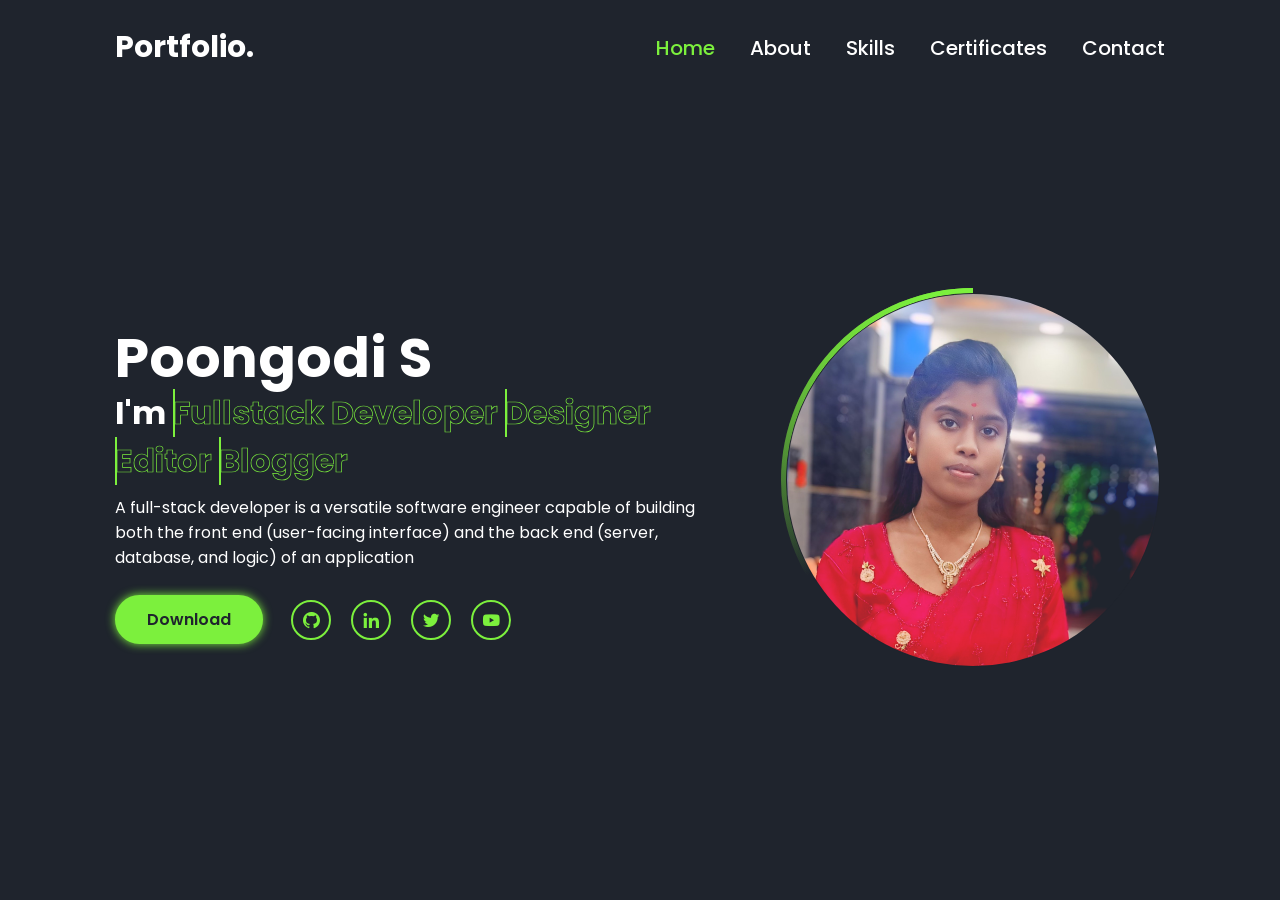
<file: index.html>
<!DOCTYPE html>
<html lang="en">

<head>
    <meta charset="UTF-8">
    <meta name="viewport" content="width=device-width, initial-scale=1.0">
    <title>Personal Portfolio website Using HTML & CSS</title>
    <link href='https://unpkg.com/boxicons@2.1.4/css/boxicons.min.css' rel='stylesheet'>
    <link rel="stylesheet" href="style.css?v=2">
</head>

<body>

    <nav class="navbar">
        <a href="index.html" class="logo">Portfolio.</a>
        <ul>
            <li class="active"><a href="index.html">Home</a></li>
            <li><a href="about.html">About</a></li>
            <li><a href="skills.html">Skills</a></li>
            <li><a href="certificates.html">Certificates</a></li>
            <li><a href="contact.html">Contact</a></li>
        </ul>
    </nav>

    <div class="bars-animation">
        <div class="bar" style="--i:6;"></div>
        <div class="bar" style="--i:5;"></div>
        <div class="bar" style="--i:4;"></div>
        <div class="bar" style="--i:3;"></div>
        <div class="bar" style="--i:2;"></div>
        <div class="bar" style="--i:1;"></div>
    </div>


    <section class="home">
        <div class="home-info">
            <h1>Poongodi S</h1>
            <h2>I'm
                <span style="--i:4;" data-text="Fullstack Developer">Fullstack Developer</span>
                <span style="--i:3;" data-text="Designer">Designer</span>
                <span style="--i:2;" data-text="Editor">Editor</span>
                <span style="--i:1;" data-text="Blogger">Blogger</span>
            </h2>
            <p>A full-stack developer is a versatile software engineer capable of building both the front end
                (user-facing interface) and the back end (server, database, and logic) of an application</p>
            <div class="btn-sci">
                <a href="./POONGODI NEW.pdf" class="btn">Download</a>
                <div class="sci">
                    <a href="#"><i class='bx bxl-github'></i></a>
                    <a href="#"><i class='bx bxl-linkedin'></i></a>
                    <a href="#"><i class='bx bxl-twitter'></i></a>
                    <a href="#"><i class='bx bxl-youtube'></i></a>

                </div>
            </div>
        </div>
        <div class="home-img">
            <div class="img-box">
                <div class="img-item">
                    <img src="img.jpeg" alt="">
                </div>
            </div>
        </div>

    </section>

</body>

</html>
</file>
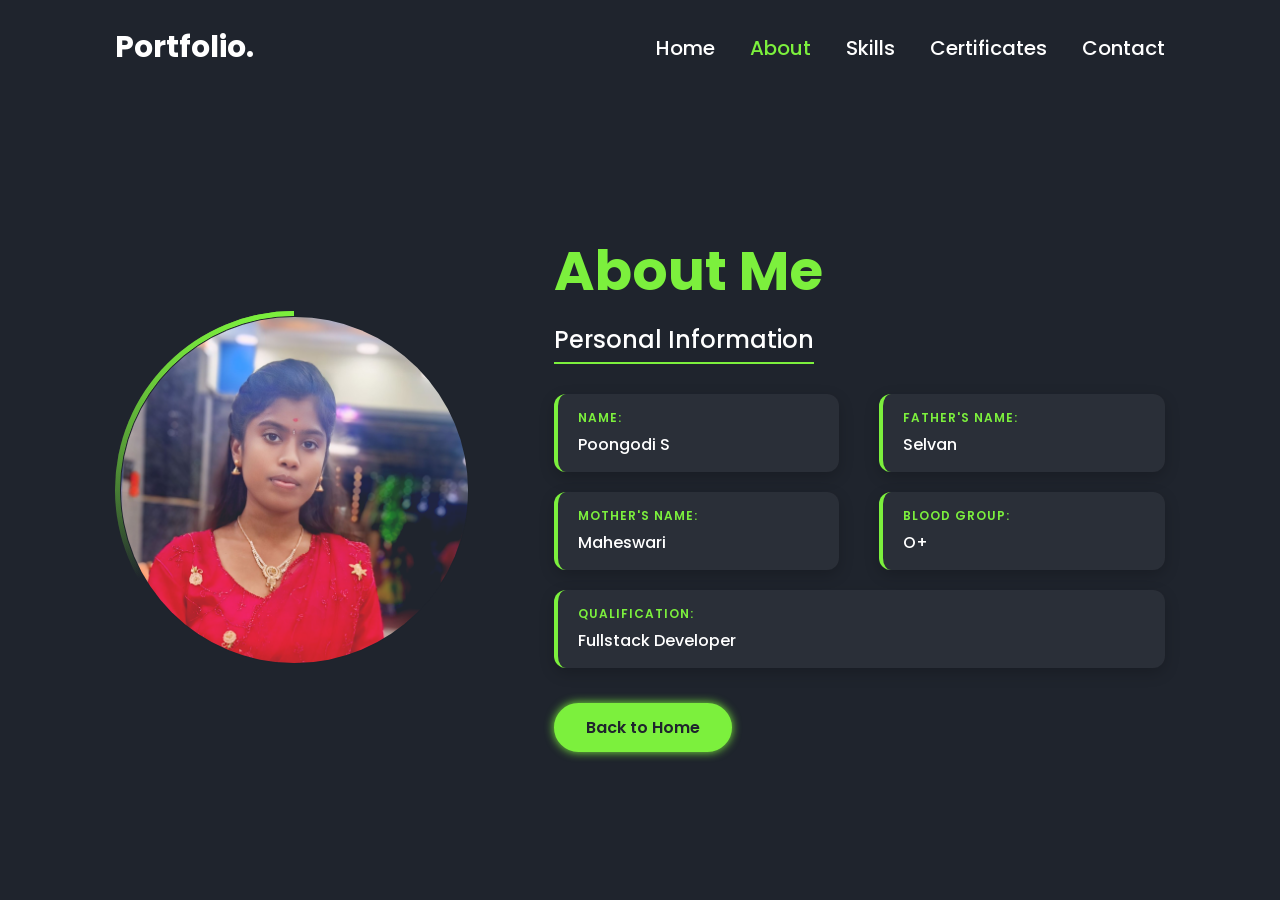
<file: about.html>
<!DOCTYPE html>
<html lang="en">
<head>
    <meta charset="UTF-8">
    <meta name="viewport" content="width=device-width, initial-scale=1.0">
    <title>About Me - Personal Portfolio website</title>
    <link href='https://unpkg.com/boxicons@2.1.4/css/boxicons.min.css' rel='stylesheet'>
    <link rel="stylesheet" href="style.css?v=2">
    <link rel="stylesheet" href="about.css?v=1">
</head>
<body>
    
    <nav class="navbar">
        <a href="index.html" class="logo">Portfolio.</a>
        <ul>
            <li><a href="index.html">Home</a></li>
            <li class="active"><a href="about.html">About</a></li>
            <li><a href="skills.html">Skills</a></li>
            <li><a href="certificates.html">Certificates</a></li>
            <li><a href="contact.html">Contact</a></li>
        </ul>
    </nav>

    <div class="bars-animation">
        <div class="bar" style="--i:6;"></div>
        <div class="bar" style="--i:5;"></div>
        <div class="bar" style="--i:4;"></div>
        <div class="bar" style="--i:3;"></div>
        <div class="bar" style="--i:2;"></div>
        <div class="bar" style="--i:1;"></div>
    </div>

    <section class="about-section">
        <div class="about-img">
            <div class="img-box">
                <div class="img-item">
                    <img src="img.jpeg" alt="Profile Photo">
                </div>
            </div>
        </div>
        
        <div class="about-info">
            <h1>About Me</h1>
            <h2>Personal Information</h2>
            
            <div class="info-details">
                <div class="info-item">
                    <span class="info-label">Name:</span>
                    <span class="info-value">Poongodi S</span>
                </div>
                <div class="info-item">
                    <span class="info-label">Father's Name:</span>
                    <span class="info-value">Selvan</span>
                </div>
                <div class="info-item">
                    <span class="info-label">Mother's Name:</span>
                    <span class="info-value">Maheswari</span>
                </div>
                <div class="info-item">
                    <span class="info-label">Blood Group:</span>
                    <span class="info-value">O+</span>
                </div>
                <div class="info-item full-width">
                    <span class="info-label">Qualification:</span>
                    <span class="info-value">Fullstack Developer</span>
                </div>
            </div>
            
            <div class="btn-sci">
                <a href="index.html" class="btn">Back to Home</a>
            </div>
        </div>
    </section>
    
</body>
</html>
</file>
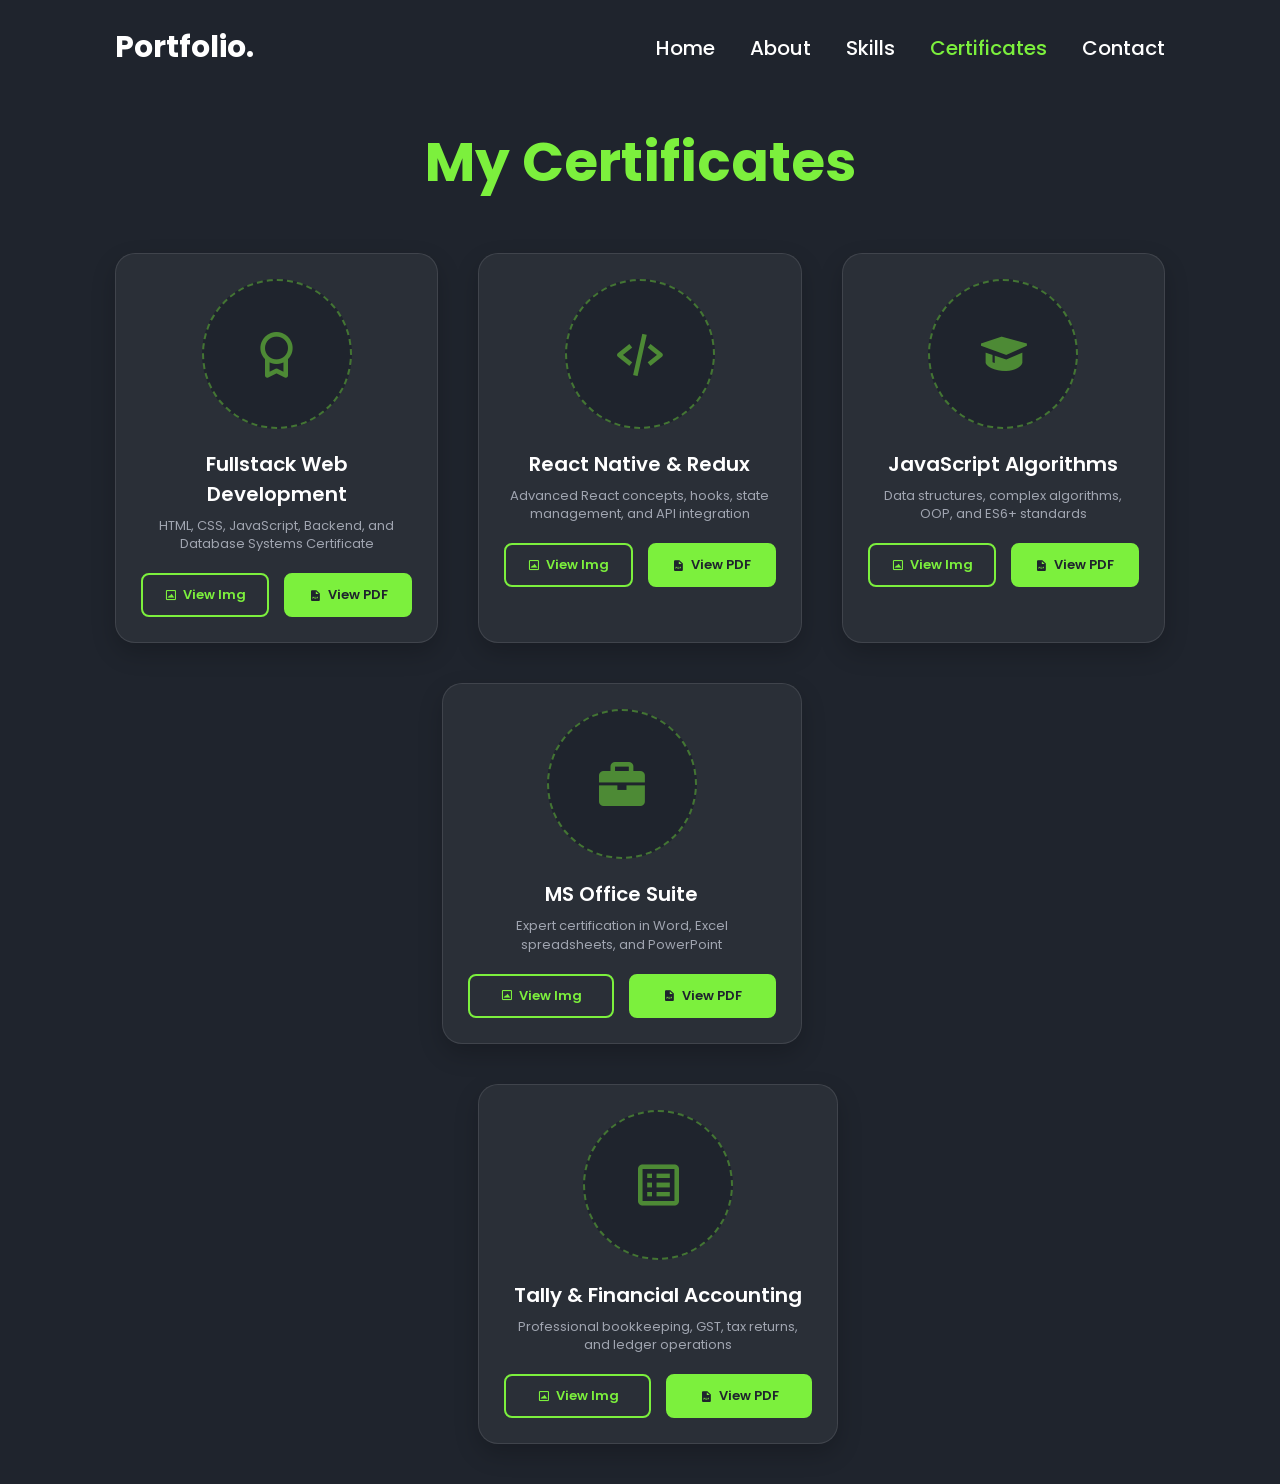
<file: certificates.html>
<!DOCTYPE html>
<html lang="en">
<head>
    <meta charset="UTF-8">
    <meta name="viewport" content="width=device-width, initial-scale=1.0">
    <title>Certificates - Personal Portfolio website</title>
    <link href='https://unpkg.com/boxicons@2.1.4/css/boxicons.min.css' rel='stylesheet'>
    <link rel="stylesheet" href="style.css?v=2">
    <link rel="stylesheet" href="certificates.css?v=1">
</head>
<body>
    
    <nav class="navbar">
        <a href="index.html" class="logo">Portfolio.</a>
        <ul>
            <li><a href="index.html">Home</a></li>
            <li><a href="about.html">About</a></li>
            <li><a href="skills.html">Skills</a></li>
            <li class="active"><a href="certificates.html">Certificates</a></li>
            <li><a href="contact.html">Contact</a></li>
        </ul>
    </nav>

    <div class="bars-animation">
        <div class="bar" style="--i:6;"></div>
        <div class="bar" style="--i:5;"></div>
        <div class="bar" style="--i:4;"></div>
        <div class="bar" style="--i:3;"></div>
        <div class="bar" style="--i:2;"></div>
        <div class="bar" style="--i:1;"></div>
    </div>

    <section class="certificates-section">
        <h1 class="certificates-title">My Certificates</h1>
        
        <div class="certificates-grid">
            
            <!-- Certificate 1 -->
            <div class="certificate-card">
                <div class="cert-placeholder">
                    <i class='bx bx-award'></i>
                </div>
                <h3 class="cert-title">Fullstack Web Development</h3>
                <p class="cert-desc">HTML, CSS, JavaScript, Backend, and Database Systems Certificate</p>
                <div class="cert-buttons">
                    <a href="#" class="cert-btn btn-img"><i class='bx bx-image-alt'></i> View Img</a>
                    <a href="#" class="cert-btn btn-pdf"><i class='bx bxs-file-pdf'></i> View PDF</a>
                </div>
            </div>

            <!-- Certificate 2 -->
            <div class="certificate-card">
                <div class="cert-placeholder">
                    <i class='bx bx-code-alt'></i>
                </div>
                <h3 class="cert-title">React Native & Redux</h3>
                <p class="cert-desc">Advanced React concepts, hooks, state management, and API integration</p>
                <div class="cert-buttons">
                    <a href="#" class="cert-btn btn-img"><i class='bx bx-image-alt'></i> View Img</a>
                    <a href="#" class="cert-btn btn-pdf"><i class='bx bxs-file-pdf'></i> View PDF</a>
                </div>
            </div>

            <!-- Certificate 3 -->
            <div class="certificate-card">
                <div class="cert-placeholder">
                    <i class='bx bxs-graduation'></i>
                </div>
                <h3 class="cert-title">JavaScript Algorithms</h3>
                <p class="cert-desc">Data structures, complex algorithms, OOP, and ES6+ standards</p>
                <div class="cert-buttons">
                    <a href="#" class="cert-btn btn-img"><i class='bx bx-image-alt'></i> View Img</a>
                    <a href="#" class="cert-btn btn-pdf"><i class='bx bxs-file-pdf'></i> View PDF</a>
                </div>
            </div>

            <!-- Certificate 4 -->
            <div class="certificate-card">
                <div class="cert-placeholder">
                    <i class='bx bxs-briefcase'></i>
                </div>
                <h3 class="cert-title">MS Office Suite</h3>
                <p class="cert-desc">Expert certification in Word, Excel spreadsheets, and PowerPoint</p>
                <div class="cert-buttons">
                    <a href="#" class="cert-btn btn-img"><i class='bx bx-image-alt'></i> View Img</a>
                    <a href="#" class="cert-btn btn-pdf"><i class='bx bxs-file-pdf'></i> View PDF</a>
                </div>
            </div>

            <!-- Certificate 5 -->
            <div class="certificate-card">
                <div class="cert-placeholder">
                    <i class='bx bx-spreadsheet'></i>
                </div>
                <h3 class="cert-title">Tally & Financial Accounting</h3>
                <p class="cert-desc">Professional bookkeeping, GST, tax returns, and ledger operations</p>
                <div class="cert-buttons">
                    <a href="#" class="cert-btn btn-img"><i class='bx bx-image-alt'></i> View Img</a>
                    <a href="#" class="cert-btn btn-pdf"><i class='bx bxs-file-pdf'></i> View PDF</a>
                </div>
            </div>

        </div>
    </section>
    
</body>
</html>
</file>
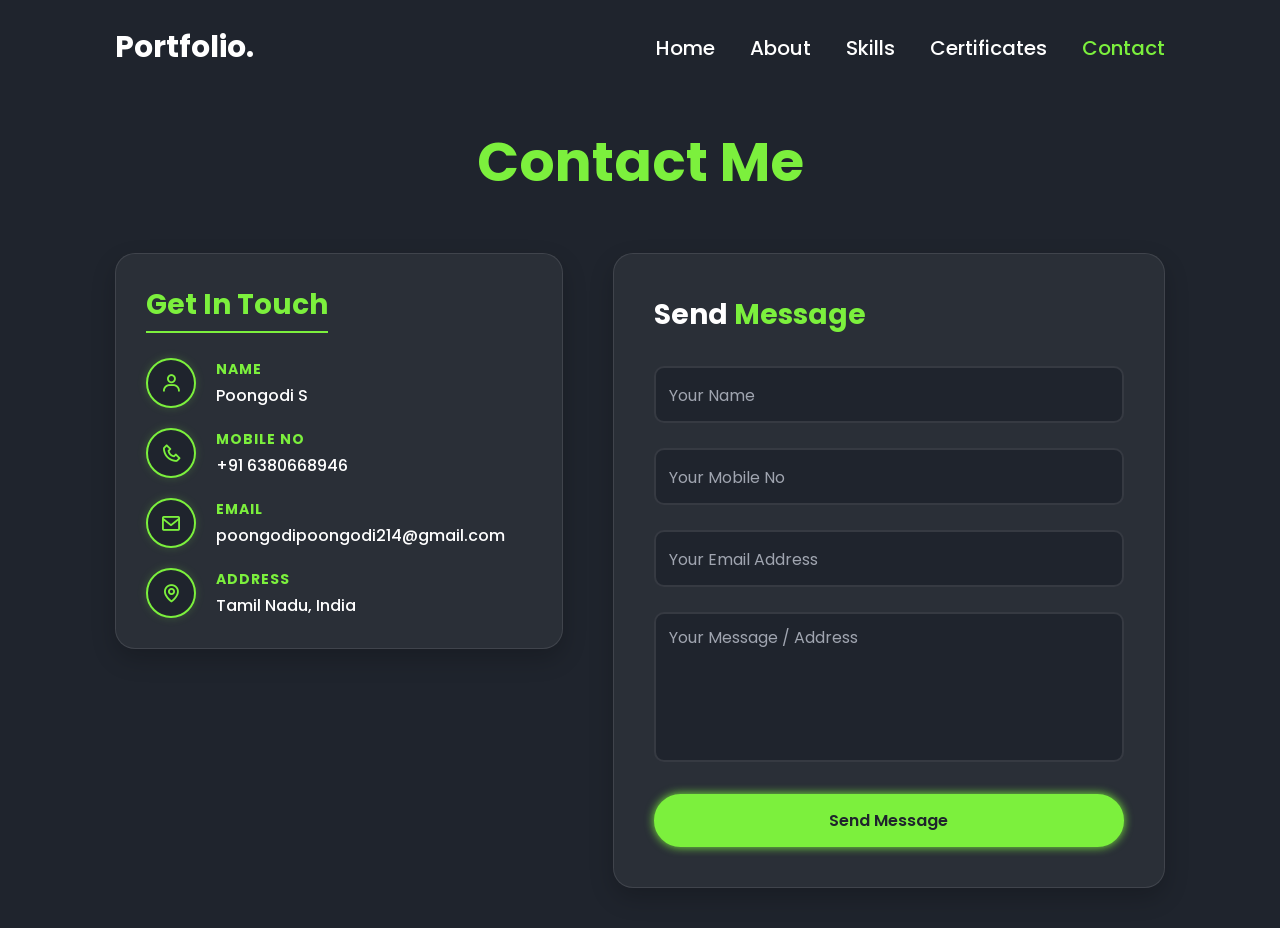
<file: contact.html>
<!DOCTYPE html>
<html lang="en">
<head>
    <meta charset="UTF-8">
    <meta name="viewport" content="width=device-width, initial-scale=1.0">
    <title>Contact Me - Personal Portfolio website</title>
    <link href='https://unpkg.com/boxicons@2.1.4/css/boxicons.min.css' rel='stylesheet'>
    <link rel="stylesheet" href="style.css?v=2">
    <link rel="stylesheet" href="contact.css?v=1">
</head>
<body>
    
    <nav class="navbar">
        <a href="index.html" class="logo">Portfolio.</a>
        <ul>
            <li><a href="index.html">Home</a></li>
            <li><a href="about.html">About</a></li>
            <li><a href="skills.html">Skills</a></li>
            <li><a href="certificates.html">Certificates</a></li>
            <li class="active"><a href="contact.html">Contact</a></li>
        </ul>
    </nav>

    <div class="bars-animation">
        <div class="bar" style="--i:6;"></div>
        <div class="bar" style="--i:5;"></div>
        <div class="bar" style="--i:4;"></div>
        <div class="bar" style="--i:3;"></div>
        <div class="bar" style="--i:2;"></div>
        <div class="bar" style="--i:1;"></div>
    </div>

    <section class="contact-section">
        <h1 class="contact-title">Contact Me</h1>
        
        <div class="contact-container">
            
            <!-- Contact Info Card (NAME, MOBILE NO, EMAIL, ADDRESS) -->
            <div class="contact-info">
                <div class="contact-card-box">
                    <h2>Get In Touch</h2>
                    <div class="contact-details">
                        
                        <!-- Name -->
                        <div class="contact-detail-item">
                            <i class='bx bx-user'></i>
                            <div class="contact-detail-text">
                                <h3>Name</h3>
                                <p>Poongodi S</p>
                            </div>
                        </div>
                        
                        <!-- Mobile No -->
                        <div class="contact-detail-item">
                            <i class='bx bx-phone'></i>
                            <div class="contact-detail-text">
                                <h3>Mobile No</h3>
                                <p>+91 6380668946</p>
                            </div>
                        </div>
                        
                        <!-- Email -->
                        <div class="contact-detail-item">
                            <i class='bx bx-envelope'></i>
                            <div class="contact-detail-text">
                                <h3>Email</h3>
                                <p>poongodipoongodi214@gmail.com</p>
                            </div>
                        </div>
                        
                        <!-- Address -->
                        <div class="contact-detail-item">
                            <i class='bx bx-map'></i>
                            <div class="contact-detail-text">
                                <h3>Address</h3>
                                <p>Tamil Nadu, India</p>
                            </div>
                        </div>
                        
                    </div>
                </div>
            </div>

            <!-- Interactive Contact Form -->
            <div class="contact-form-box">
                <h2>Send <span>Message</span></h2>
                <form action="#" onsubmit="event.preventDefault(); alert('Message sent successfully!');">
                    
                    <div class="form-group">
                        <input type="text" class="form-control" id="name" placeholder=" " required>
                        <label for="name">Your Name</label>
                    </div>
                    
                    <div class="form-group">
                        <input type="tel" class="form-control" id="mobile" placeholder=" " required>
                        <label for="mobile">Your Mobile No</label>
                    </div>
                    
                    <div class="form-group">
                        <input type="email" class="form-control" id="email" placeholder=" " required>
                        <label for="email">Your Email Address</label>
                    </div>
                    
                    <div class="form-group">
                        <textarea class="form-control" id="address" placeholder=" " required></textarea>
                        <label for="address">Your Message / Address</label>
                    </div>
                    
                    <button type="submit" class="submit-btn">Send Message</button>
                </form>
            </div>

        </div>
    </section>
    
</body>
</html>
</file>
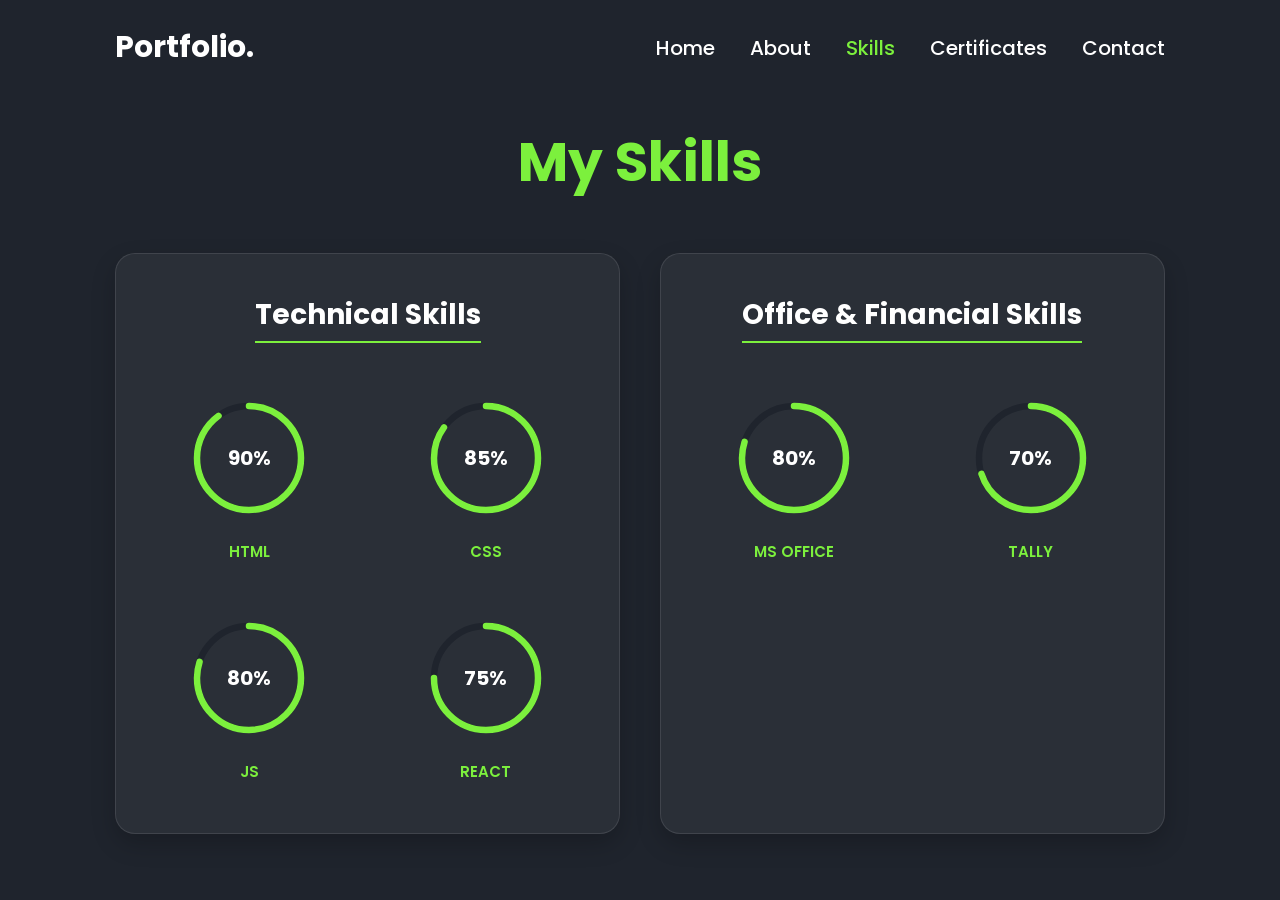
<file: skills.html>
<!DOCTYPE html>
<html lang="en">
<head>
    <meta charset="UTF-8">
    <meta name="viewport" content="width=device-width, initial-scale=1.0">
    <title>My Skills - Personal Portfolio website</title>
    <link href='https://unpkg.com/boxicons@2.1.4/css/boxicons.min.css' rel='stylesheet'>
    <link rel="stylesheet" href="style.css?v=2">
    <link rel="stylesheet" href="skills.css?v=1">
</head>
<body>
    
    <nav class="navbar">
        <a href="index.html" class="logo">Portfolio.</a>
        <ul>
            <li><a href="index.html">Home</a></li>
            <li><a href="about.html">About</a></li>
            <li class="active"><a href="skills.html">Skills</a></li>
            <li><a href="certificates.html">Certificates</a></li>
            <li><a href="contact.html">Contact</a></li>
        </ul>
    </nav>

    <div class="bars-animation">
        <div class="bar" style="--i:6;"></div>
        <div class="bar" style="--i:5;"></div>
        <div class="bar" style="--i:4;"></div>
        <div class="bar" style="--i:3;"></div>
        <div class="bar" style="--i:2;"></div>
        <div class="bar" style="--i:1;"></div>
    </div>

    <section class="skills-section">
        <h1 class="skills-title">My Skills</h1>
        
        <div class="skills-container">
            <!-- Technical Skills (HTML, CSS, REACT, JS) -->
            <div class="skills-box">
                <h2>Technical Skills</h2>
                <div class="radial-bars">
                    
                    <!-- HTML (90%) -->
                    <div class="radial-bar">
                        <svg x="0px" y="0px" viewBox="0 0 200 200">
                            <circle class="progress-bar" cx="100" cy="100" r="80"></circle>
                            <circle class="path" style="--dashoffset: 50.2;" cx="100" cy="100" r="80"></circle>
                        </svg>
                        <div class="percentage">90%</div>
                        <div class="text">HTML</div>
                    </div>
                    
                    <!-- CSS (85%) -->
                    <div class="radial-bar">
                        <svg x="0px" y="0px" viewBox="0 0 200 200">
                            <circle class="progress-bar" cx="100" cy="100" r="80"></circle>
                            <circle class="path" style="--dashoffset: 75.3;" cx="100" cy="100" r="80"></circle>
                        </svg>
                        <div class="percentage">85%</div>
                        <div class="text">CSS</div>
                    </div>
                    
                    <!-- JavaScript (80%) -->
                    <div class="radial-bar">
                        <svg x="0px" y="0px" viewBox="0 0 200 200">
                            <circle class="progress-bar" cx="100" cy="100" r="80"></circle>
                            <circle class="path" style="--dashoffset: 100.4;" cx="100" cy="100" r="80"></circle>
                        </svg>
                        <div class="percentage">80%</div>
                        <div class="text">JS</div>
                    </div>
                    
                    <!-- React (75%) -->
                    <div class="radial-bar">
                        <svg x="0px" y="0px" viewBox="0 0 200 200">
                            <circle class="progress-bar" cx="100" cy="100" r="80"></circle>
                            <circle class="path" style="--dashoffset: 125.5;" cx="100" cy="100" r="80"></circle>
                        </svg>
                        <div class="percentage">75%</div>
                        <div class="text">React</div>
                    </div>
                    
                </div>
            </div>

            <!-- Professional Skills (MS OFFICE, TALLY) -->
            <div class="skills-box">
                <h2>Office & Financial Skills</h2>
                <div class="radial-bars">
                    
                    <!-- MS Office (80%) -->
                    <div class="radial-bar">
                        <svg x="0px" y="0px" viewBox="0 0 200 200">
                            <circle class="progress-bar" cx="100" cy="100" r="80"></circle>
                            <circle class="path" style="--dashoffset: 100.4;" cx="100" cy="100" r="80"></circle>
                        </svg>
                        <div class="percentage">80%</div>
                        <div class="text">MS Office</div>
                    </div>
                    
                    <!-- Tally (70%) -->
                    <div class="radial-bar">
                        <svg x="0px" y="0px" viewBox="0 0 200 200">
                            <circle class="progress-bar" cx="100" cy="100" r="80"></circle>
                            <circle class="path" style="--dashoffset: 150.6;" cx="100" cy="100" r="80"></circle>
                        </svg>
                        <div class="percentage">70%</div>
                        <div class="text">Tally</div>
                    </div>
                    
                </div>
            </div>
        </div>
    </section>
    
</body>
</html>
</file>
<file: style.css>
@import url("https://fonts.googleapis.com/css2?family=Poppins:wght@300:400:500:600:700:800:900&display=swap");

* {
    margin: 0;
    padding: 0;
    box-sizing: border-box;
    font-family: "Poppins", sans-serif;
}

body {
    background: #1f242d;
}

a {
    color: #fff;
    text-decoration: none;
}

.navbar {
    position: fixed;
    left: 0;
    top: 0;
    width: 100%;
    padding: 25px 9%;
    display: flex;
    justify-content: space-between;
    align-items: center;
    z-index: 100;
    visibility: hidden;
    opacity: 0;
    animation: show-content 1.5s linear forwards;
    animation-delay: 1.2s;

}

@keyframes show-content {
    100% {
        visibility: visible;
        opacity: 1;
    }
}

.navbar .logo {
    font-size: 30px;
    font-weight: 700;
}

.navbar ul {
    display: flex;
}

.navbar ul li {
    list-style: none;
    margin-left: 35px;
}

.navbar ul li a {
    font-size: 20px;
    font-weight: 500;
    transition: .5s;
}

.navbar ul li:hover a,
.navbar ul li.active a {
    color: #7cf03d;
}

.home {
    display: flex;
    align-items: center;
    gap: 50px;
    height: 100vh;
    padding: 60px 9% 0;
    color: #fff;
    visibility: hidden;
    opacity: 0;
    animation: show-content 1.5s linear forwards;
    animation-delay: 1.2s;
}

.home-info h1 {
    font-size: 55px;
}

.home-info h2 {
    display: inline-block;
    font-size: 32px;
    margin-top: -10px;
}

.home-info h2 span {
    position: relative;
    display: inline-block;
    color: transparent;
    -webkit-text-stroke: .7px #7cf03d;
    animation: display-text 16s linear infinite;
    animation-delay: calc(-4s * var(--i));

}

@keyframes display-text {

    25%,
    100% {
        display: none;
    }
}

.home-info h2 span::before {
    content: attr(data-text);
    position: absolute;
    width: 0;
    border-right: 2px solid #7cf03d;
    color: #7cf03d;
    white-space: nowrap;
    overflow: hidden;
    animation: fill-text 4s linear infinite;
}

@keyframes fill-text {

    10%,
    100% {
        width: 0;
    }

    70%,
    90% {
        width: 100%;

    }
}

.home-info p {
    font-size: 16px;
    margin: 10px 0 25px;
}

.home-info .btn-sci {
    display: flex;
    align-items: center;
}

.btn {
    display: inline-block;
    padding: 10px 30px;
    background: #7cf03d;
    border: 2px solid #7cf03d;
    border-radius: 40px;
    box-shadow: 0 0 10px #7cf03d;
    font-size: 16px;
    color: #1f242d;
    font-weight: 600;
    transition: .5s;
}

.btn:hover {
    background: transparent;
    color: #7cf03d;
    box-shadow: none;
}

.home-info .btn-sci .sci {
    margin-left: 20px;
}

.home-info .btn-sci .sci a {
    display: inline-flex;
    padding: 8px;
    border: 2px solid #7cf03d;
    border-radius: 50%;
    font-size: 20px;
    color: #7cf03d;
    margin: 0 8px;
    transition: .5s;
}

.home-info .btn-sci .sci a:hover {
    background: #7cf03d;
    color: #1f242d;
    box-shadow: 0 0 10px #7cf03d;
}

.home-img .img-box {
    position: relative;
    width: 30vw;
    height: 30vw;
    border-radius: 50%;
    padding: 5px;
    display: flex;
    justify-content: center;
    align-items: center;
    overflow: hidden;

}

.home-img .img-box::before,
.home-img .img-box::after {
    content: '';
    position: absolute;
    width: 500px;
    height: 500px;
    background: conic-gradient(transparent, transparent, transparent, #7cf03d);
    transform: rotate(0deg);
    animation: rotate-border 10s linear infinite;

}

.home-img .img-box::after {
    animation-delay: -5s;

}


@keyframes rotate-border {
    100% {
        transform: rotate(360deg);

    }
}

.home-img .img-box .img-item {
    position: relative;
    width: 100%;
    height: 100%;
    background: #1f242d;
    border-radius: 50%;
    border: .1px solid #1f242d;
    display: flex;
    justify-content: center;
    z-index: 1;
    overflow: hidden;

}


.home-img .img-box .img-item img {
    display: block;
    width: 100%;
    height: 100%;
    object-fit: cover;
    mix-blend-mode: lighten;
}

.bars-animation {
    position: absolute;
    width: 100%;
    height: 100%;
    display: flex;
    z-index: -1;

}

.bars-animation .bar {
    width: 100%;
    height: 100%;
    background: #1f242d;
    transform: translateY(-100%);
    animation: show-bars .5s ease-in-out forwards;
    animation-delay: calc(.1s * var(--i));
}

@keyframes show-bars {
    100% {
        transform: translateY(0%);
    }
}
</file>
<file: about.css>
/* About Section Styles for Portfolio website */

.about-section {
    display: flex;
    align-items: center;
    justify-content: space-between;
    gap: 80px;
    height: 100vh;
    padding: 80px 9% 0;
    color: #fff;
    visibility: hidden;
    opacity: 0;
    animation: show-content 1.5s linear forwards;
    animation-delay: 1.2s;
}

.about-img .img-box {
    position: relative;
    width: 28vw;
    height: 28vw;
    border-radius: 50%;
    padding: 5px;
    display: flex;
    justify-content: center;
    align-items: center;
    overflow: hidden;
}

.about-img .img-box::before,
.about-img .img-box::after {
    content: '';
    position: absolute; 
    width: 500px;
    height: 500px;
    background: conic-gradient(transparent,transparent,transparent,#7cf03d);
    transform: rotate(0deg); 
    animation: rotate-border 10s linear infinite;
}

.about-img .img-box::after {
    animation-delay: -5s;
}

.about-img .img-box .img-item {
    position: relative;
    width: 100%;
    height: 100%;
    background: #1f242d;
    border-radius: 50%;
    border: .1px solid #1f242d;
    display: flex;
    justify-content: center;
    z-index: 1;
    overflow: hidden;
}

.about-img .img-box .img-item img {
    display: block;
    width: 100%;
    height: 100%;
    object-fit: cover;
    mix-blend-mode: lighten;
}

.about-info {
    flex: 1;
}

.about-info h1 {
    font-size: 55px;
    color: #7cf03d;
    margin-bottom: 10px;
}

.about-info h2 {
    font-size: 24px;
    font-weight: 500;
    margin-bottom: 30px;
    border-bottom: 2px solid #7cf03d;
    display: inline-block;
    padding-bottom: 5px;
}

.info-details {
    display: grid;
    grid-template-columns: repeat(2, 1fr);
    gap: 20px 40px;
    margin-bottom: 35px;
}

.info-item {
    background: rgba(255, 255, 255, 0.05);
    padding: 15px 20px;
    border-radius: 12px;
    border-left: 4px solid #7cf03d;
    box-shadow: 0 5px 15px rgba(0, 0, 0, 0.2);
    transition: 0.3s ease;
}

.info-item:hover {
    background: rgba(255, 255, 255, 0.08);
    transform: translateY(-3px);
    box-shadow: 0 8px 20px rgba(124, 240, 61, 0.15);
}

.info-label {
    display: block;
    font-size: 12px;
    color: #7cf03d;
    text-transform: uppercase;
    font-weight: 600;
    letter-spacing: 1px;
    margin-bottom: 5px;
}

.info-value {
    font-size: 16px;
    font-weight: 500;
    color: #fff;
}

.info-item.full-width {
    grid-column: span 2;
}

/* Responsiveness */
@media (max-width: 991px) {
    .about-section {
        flex-direction: column;
        height: auto;
        padding: 120px 9% 30px;
        gap: 40px;
        text-align: center;
    }
    .about-img .img-box {
        width: 45vw;
        height: 45vw;
    }
    .about-info h2 {
        margin-bottom: 20px;
    }
    .info-details {
        text-align: left;
    }
}

@media (max-width: 768px) {
    .about-img .img-box {
        width: 60vw;
        height: 60vw;
    }
    .info-details {
        grid-template-columns: 1fr;
    }
    .info-item.full-width {
        grid-column: span 1;
    }
}
</file>
<file: certificates.css>
/* Certificates Section Styling for Portfolio Website */

.certificates-section {
    min-height: 100vh;
    padding: 120px 9% 40px;
    color: #fff;
    visibility: hidden;
    opacity: 0;
    animation: show-content 1.5s linear forwards;
    animation-delay: 1.2s;
}

.certificates-title {
    text-align: center;
    font-size: 55px;
    color: #7cf03d;
    margin-bottom: 50px;
}

.certificates-grid {
    display: grid;
    grid-template-columns: repeat(3, 1fr);
    gap: 40px;
    margin: 0 auto;
    max-width: 1200px;
}

.certificate-card {
    background: rgba(255, 255, 255, 0.05);
    border: 1px solid rgba(255, 255, 255, 0.1);
    border-radius: 20px;
    padding: 25px;
    display: flex;
    flex-direction: column;
    align-items: center;
    box-shadow: 0 10px 25px rgba(0, 0, 0, 0.2);
    transition: 0.4s ease;
    opacity: 0;
    transform: translateY(30px);
    animation: slide-up-card 0.8s ease forwards;
}

/* Staggered load animation for the cards */
.certificate-card:nth-child(1) { animation-delay: 1.4s; }
.certificate-card:nth-child(2) { animation-delay: 1.6s; }
.certificate-card:nth-child(3) { animation-delay: 1.8s; }
.certificate-card:nth-child(4) { animation-delay: 2.0s; }
.certificate-card:nth-child(5) { animation-delay: 2.2s; }

@keyframes slide-up-card {
    to {
        opacity: 1;
        transform: translateY(0);
    }
}

.certificate-card:hover {
    transform: translateY(-8px);
    border-color: #7cf03d;
    box-shadow: 0 15px 35px rgba(124, 240, 61, 0.15);
}

/* Centering the last 2 cards in the 3-column grid */
.certificate-card:nth-child(4) {
    grid-column: 1 / span 2;
    max-width: 360px;
    width: 100%;
    justify-self: end;
}

.certificate-card:nth-child(5) {
    grid-column: 2 / span 2;
    max-width: 360px;
    width: 100%;
    justify-self: start;
}

/* Empty placeholder box style with float animation */
.cert-placeholder {
    position: relative;
    width: 150px;
    height: 150px;
    background: #1f242d;
    border: 2px dashed rgba(124, 240, 61, 0.4);
    border-radius: 50%;
    display: flex;
    justify-content: center;
    align-items: center;
    overflow: hidden;
    margin-bottom: 20px;
    transition: 0.3s;
}

.certificate-card:hover .cert-placeholder {
    border-color: #7cf03d;
    background: rgba(124, 240, 61, 0.02);
}

.cert-placeholder i {
    font-size: 55px;
    color: rgba(124, 240, 61, 0.5);
    z-index: 2;
    animation: float-award 3s ease-in-out infinite;
}

@keyframes float-award {
    0%, 100% {
        transform: translateY(0) scale(1);
        color: rgba(124, 240, 61, 0.5);
    }
    50% {
        transform: translateY(-8px) scale(1.05);
        color: #7cf03d;
        text-shadow: 0 0 15px rgba(124, 240, 61, 0.6);
    }
}

/* Shimmer pulse effect for empty animation */
.cert-placeholder::before {
    content: '';
    position: absolute;
    top: 0;
    left: -150%;
    width: 50%;
    height: 100%;
    background: linear-gradient(
        to right,
        transparent,
        rgba(124, 240, 61, 0.1),
        transparent
    );
    transform: skewX(-25deg);
    animation: shimmer 2.5s infinite;
}

@keyframes shimmer {
    0% {
        left: -150%;
    }
    50% {
        left: 150%;
    }
    100% {
        left: 150%;
    }
}

/* Card Information styles */
.cert-title {
    font-size: 20px;
    font-weight: 600;
    color: #fff;
    margin-bottom: 8px;
    text-align: center;
}

.cert-desc {
    font-size: 13px;
    color: #a0a5b0;
    text-align: center;
    margin-bottom: 20px;
    line-height: 1.4;
}

/* Buttons container */
.cert-buttons {
    display: flex;
    gap: 15px;
    width: 100%;
}

.cert-btn {
    flex: 1;
    padding: 10px;
    font-size: 13px;
    font-weight: 600;
    text-align: center;
    border-radius: 8px;
    transition: 0.3s;
    display: flex;
    justify-content: center;
    align-items: center;
    gap: 6px;
    cursor: pointer;
    text-decoration: none;
}

.cert-btn.btn-img {
    background: transparent;
    border: 2px solid #7cf03d;
    color: #7cf03d;
}

.cert-btn.btn-img:hover {
    background: #7cf03d;
    color: #1f242d;
    box-shadow: 0 0 8px #7cf03d;
}

.cert-btn.btn-pdf {
    background: #7cf03d;
    border: 2px solid #7cf03d;
    color: #1f242d;
}

.cert-btn.btn-pdf:hover {
    background: transparent;
    color: #7cf03d;
    box-shadow: none;
}

/* Media Queries */
@media (max-width: 991px) {
    .certificates-grid {
        grid-template-columns: repeat(2, 1fr);
        gap: 30px;
    }
    .certificate-card:nth-child(4) {
        grid-column: auto;
        max-width: none;
        justify-self: stretch;
    }
    .certificate-card:nth-child(5) {
        grid-column: auto;
        max-width: none;
        justify-self: stretch;
    }
}

@media (max-width: 768px) {
    .certificates-grid {
        grid-template-columns: 1fr;
    }
    .certificates-section {
        padding: 120px 5% 40px;
    }
}
</file>
<file: contact.css>
/* Contact Section Styling for Portfolio Website */

.contact-section {
    min-height: 100vh;
    padding: 120px 9% 40px;
    color: #fff;
    visibility: hidden;
    opacity: 0;
    animation: show-content 1.5s linear forwards;
    animation-delay: 1.2s;
}

.contact-title {
    text-align: center;
    font-size: 55px;
    color: #7cf03d;
    margin-bottom: 50px;
}

.contact-container {
    display: flex;
    justify-content: space-between;
    gap: 50px;
    flex-wrap: wrap;
    max-width: 1200px;
    margin: 0 auto;
}

/* Contact Info Card on Left */
.contact-info {
    flex: 1 1 40%;
    display: flex;
    flex-direction: column;
    gap: 25px;
}

.contact-card-box {
    background: rgba(255, 255, 255, 0.05);
    border: 1px solid rgba(255, 255, 255, 0.1);
    padding: 30px;
    border-radius: 20px;
    box-shadow: 0 10px 25px rgba(0, 0, 0, 0.2);
    transition: 0.4s ease;
}

.contact-card-box:hover {
    border-color: #7cf03d;
    box-shadow: 0 15px 35px rgba(124, 240, 61, 0.15);
    transform: translateY(-5px);
}

.contact-card-box h2 {
    font-size: 28px;
    color: #7cf03d;
    margin-bottom: 25px;
    border-bottom: 2px solid #7cf03d;
    display: inline-block;
    padding-bottom: 5px;
}

.contact-details {
    display: flex;
    flex-direction: column;
    gap: 20px;
}

.contact-detail-item {
    display: flex;
    align-items: center;
    gap: 20px;
}

.contact-detail-item i {
    width: 50px;
    height: 50px;
    background: #1f242d;
    border: 2px solid #7cf03d;
    border-radius: 50%;
    display: flex;
    justify-content: center;
    align-items: center;
    font-size: 22px;
    color: #7cf03d;
    box-shadow: 0 0 10px rgba(124, 240, 61, 0.2);
    transition: 0.3s;
}

.contact-card-box:hover .contact-detail-item i {
    background: #7cf03d;
    color: #1f242d;
    box-shadow: 0 0 15px #7cf03d;
}

.contact-detail-text h3 {
    font-size: 14px;
    color: #7cf03d;
    text-transform: uppercase;
    letter-spacing: 1px;
    margin-bottom: 3px;
}

.contact-detail-text p {
    font-size: 16px;
    color: #fff;
    font-weight: 500;
}

/* Contact Form on Right */
.contact-form-box {
    flex: 1 1 50%;
    background: rgba(255, 255, 255, 0.05);
    border: 1px solid rgba(255, 255, 255, 0.1);
    padding: 40px;
    border-radius: 20px;
    box-shadow: 0 10px 25px rgba(0, 0, 0, 0.2);
    transition: 0.4s ease;
}

.contact-form-box:hover {
    border-color: #7cf03d;
    box-shadow: 0 15px 35px rgba(124, 240, 61, 0.15);
}

.contact-form-box h2 {
    font-size: 28px;
    color: #fff;
    margin-bottom: 30px;
}

.contact-form-box h2 span {
    color: #7cf03d;
}

.form-group {
    position: relative;
    margin-bottom: 25px;
}

.form-control {
    width: 100%;
    padding: 15px;
    background: #1f242d;
    border: 2px solid rgba(255, 255, 255, 0.1);
    border-radius: 10px;
    outline: none;
    color: #fff;
    font-size: 15px;
    transition: 0.3s;
}

.form-control:focus {
    border-color: #7cf03d;
    box-shadow: 0 0 10px rgba(124, 240, 61, 0.2);
}

textarea.form-control {
    height: 150px;
    resize: none;
}

.form-group label {
    position: absolute;
    left: 15px;
    top: 50%;
    transform: translateY(-50%);
    color: #a0a5b0;
    pointer-events: none;
    transition: 0.3s;
}

textarea.form-control ~ label {
    top: 25px;
}

.form-control:focus ~ label,
.form-control:not(:placeholder-shown) ~ label {
    top: -10px;
    left: 10px;
    font-size: 12px;
    color: #7cf03d;
    background: #1f242d;
    padding: 0 5px;
    border-radius: 5px;
}

.submit-btn {
    display: inline-block;
    padding: 12px 35px;
    background: #7cf03d;
    border: 2px solid #7cf03d;
    border-radius: 40px;
    box-shadow: 0 0 10px #7cf03d;
    font-size: 16px;
    color: #1f242d;
    font-weight: 600;
    transition: .5s;
    cursor: pointer;
    width: 100%;
}

.submit-btn:hover {
    background: transparent;
    color: #7cf03d;
    box-shadow: none;
}

/* Responsiveness */
@media (max-width: 991px) {
    .contact-container {
        flex-direction: column;
        gap: 40px;
    }
    .contact-info, .contact-form-box {
        flex: 1 1 100%;
    }
}

@media (max-width: 480px) {
    .contact-form-box {
        padding: 25px;
    }
}
</file>
<file: skills.css>
/* Skills Section Styling for Portfolio Website */

.skills-section {
    min-height: 100vh;
    padding: 120px 9% 40px;
    color: #fff;
    visibility: hidden;
    opacity: 0;
    animation: show-content 1.5s linear forwards;
    animation-delay: 1.2s;
}

.skills-title {
    text-align: center;
    font-size: 55px;
    color: #7cf03d;
    margin-bottom: 50px;
}

.skills-container {
    display: flex;
    justify-content: space-between;
    gap: 40px;
    flex-wrap: wrap;
}

.skills-box {
    flex: 1 1 45%;
    background: rgba(255, 255, 255, 0.05);
    padding: 40px 30px;
    border-radius: 20px;
    box-shadow: 0 10px 25px rgba(0, 0, 0, 0.2);
    border: 1px solid rgba(255, 255, 255, 0.1);
    transition: 0.4s ease;
}

.skills-box:hover {
    transform: translateY(-5px);
    border-color: #7cf03d;
    box-shadow: 0 15px 35px rgba(124, 240, 61, 0.15);
}

.skills-box h2 {
    text-align: center;
    font-size: 28px;
    margin-bottom: 40px;
    border-bottom: 2px solid #7cf03d;
    display: inline-block;
    padding-bottom: 5px;
    position: relative;
    left: 50%;
    transform: translateX(-50%);
}

.radial-bars {
    display: grid;
    grid-template-columns: repeat(2, 1fr);
    gap: 30px;
    justify-items: center;
    align-items: center;
}

/* Center items in the second skills box */
.skills-box:nth-child(2) .radial-bars {
    display: flex;
    justify-content: space-around;
    flex-wrap: wrap;
}

.radial-bar {
    position: relative;
    width: 150px;
    height: 170px;
    display: flex;
    flex-direction: column;
    align-items: center;
    margin: 10px 0;
}

.radial-bar svg {
    position: absolute;
    top: 0;
    left: 50%;
    transform: translateX(-50%) rotate(-90deg);
    width: 130px;
    height: 130px;
}

.radial-bar .progress-bar {
    stroke-width: 10;
    stroke: #1f242d;
    fill: transparent;
}

.radial-bar .path {
    stroke-width: 10;
    stroke: #7cf03d;
    fill: transparent;
    stroke-dasharray: 502;
    stroke-dashoffset: 502;
    stroke-linecap: round;
    animation: animate-bar 1.5s linear forwards;
    animation-delay: 1.5s;
}

@keyframes animate-bar {
    100% {
        stroke-dashoffset: var(--dashoffset);
    }
}

.radial-bar .percentage {
    position: absolute;
    top: 50px;
    left: 50%;
    transform: translateX(-50%);
    font-size: 20px;
    font-weight: 700;
    color: #fff;
}

.radial-bar .text {
    position: absolute;
    bottom: 0;
    left: 50%;
    transform: translateX(-50%);
    font-size: 15px;
    font-weight: 600;
    color: #7cf03d;
    text-transform: uppercase;
    text-align: center;
    width: 100%;
}

/* Responsive Design */
@media (max-width: 991px) {
    .skills-container {
        flex-direction: column;
    }
    .skills-box {
        flex: 1 1 100%;
    }
}

@media (max-width: 480px) {
    .radial-bars {
        grid-template-columns: 1fr;
    }
    .skills-box:nth-child(2) .radial-bars {
        flex-direction: column;
        align-items: center;
    }
}
</file>
